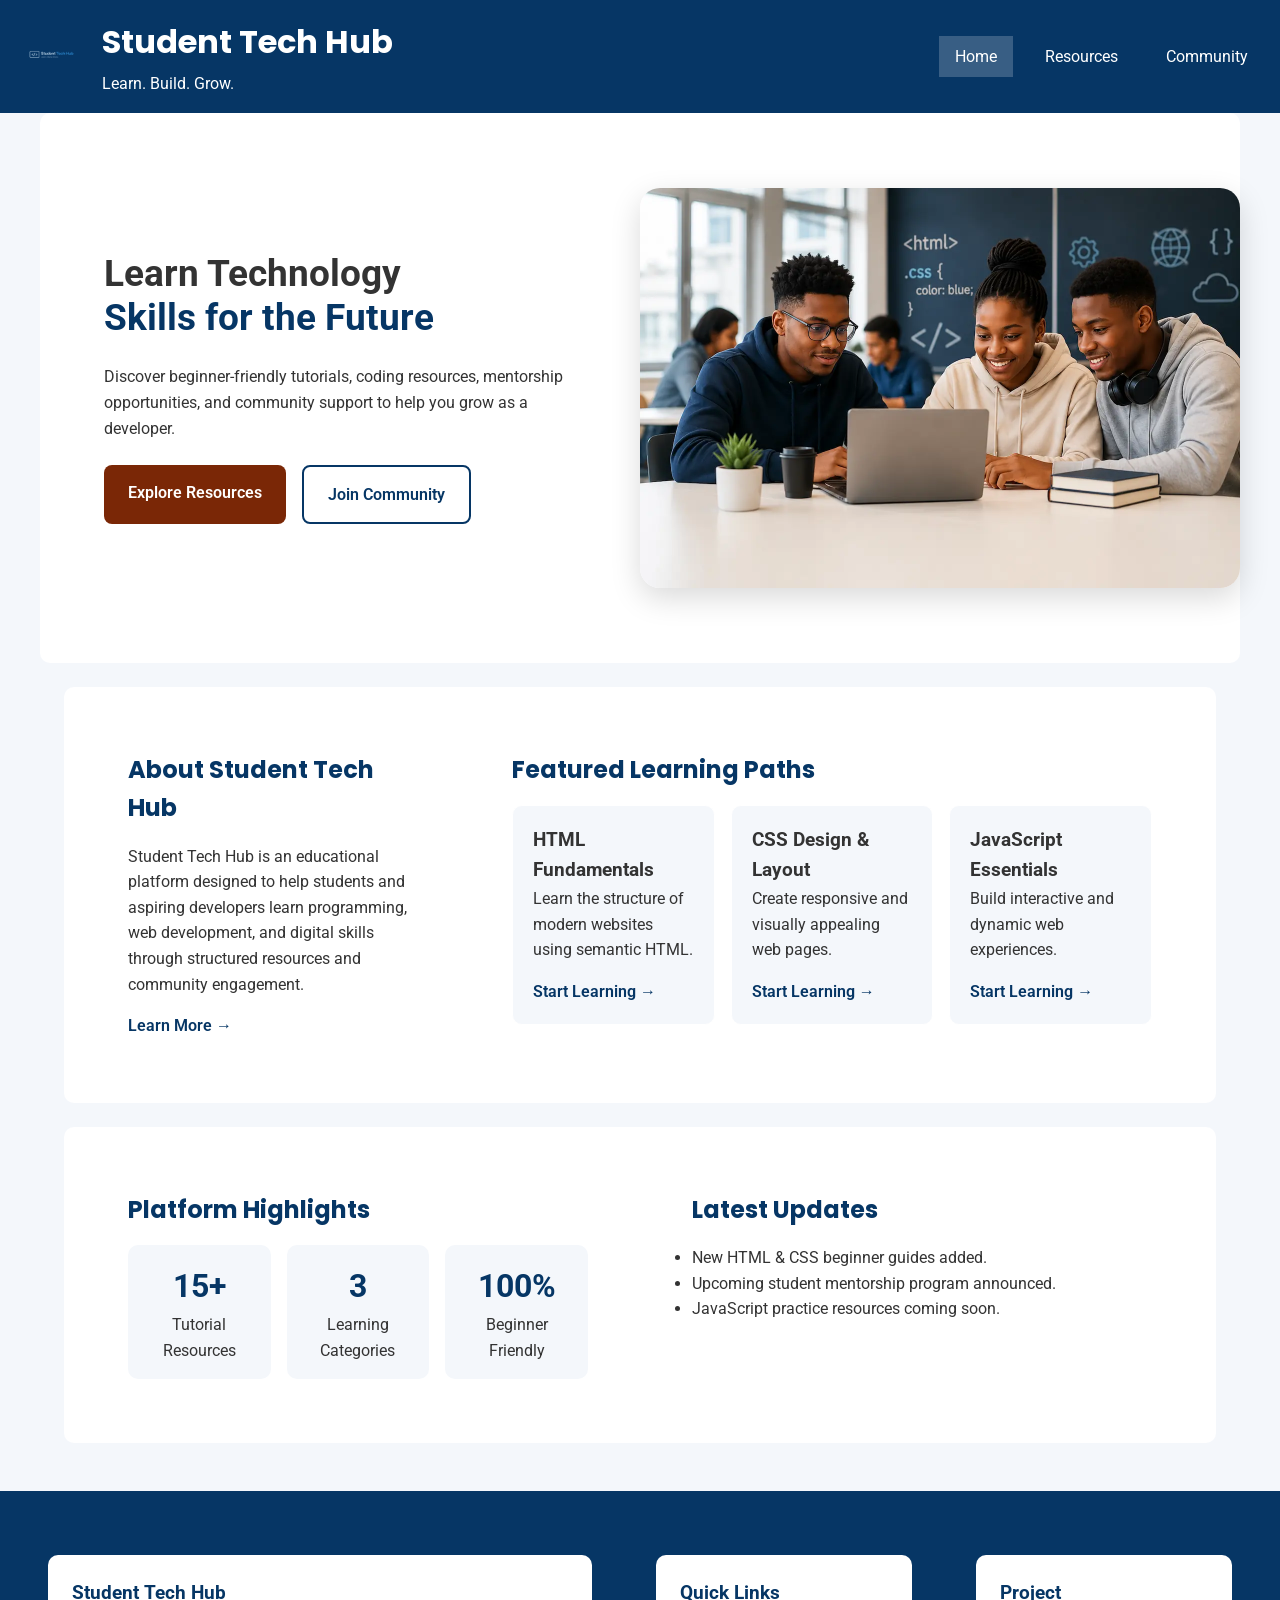
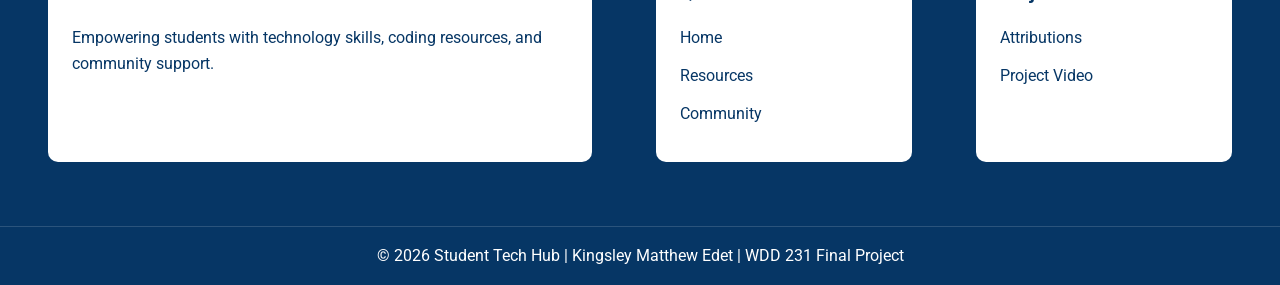
<file: finalproject/index.html>
<!DOCTYPE html>
<html lang="en-US">
<head>
    <meta charset="UTF-8">
    <meta name="viewport" content="width=device-width, initial-scale=1.0">

    <title>Student Tech Hub | Learn Coding & Digital Skills</title>

    <meta name="description"
        content="Student Tech Hub helps beginners learn web development, programming, and digital skills through tutorials, resources, mentorship, and community events.">

    <meta name="author" content="Kingsley Matthew Edet">

    <!-- Open Graph -->
    <meta property="og:title" content="Student Tech Hub">
    <meta property="og:description" content="Learn coding, web development, and digital skills.">
    <meta property="og:image" content="https://kingsleymatthew.github.io/wdd231/finalproject/images/hero.webp">
    <meta property="og:url" content="https://kingsleymatthew.github.io/wdd231/finalproject/index.html">
    <meta property="og:type" content="website">

    <link rel="icon" href="images/favicon.ico">

    <link rel="preconnect" href="https://fonts.googleapis.com">
    <link rel="preconnect" href="https://fonts.gstatic.com" crossorigin>

    <link href="https://fonts.googleapis.com/css2?family=Poppins:wght@400;600;700&family=Roboto:wght@400;500&display=swap" rel="stylesheet">

    <link rel="stylesheet" href="styles/base.css">
    <link rel="stylesheet" href="styles/larger.css">

    <script type="module" src="scripts/main.js"></script>
    <script type="module" src="scripts/navigation.js"></script>
</head>

<body>

<header>
    <div class="logo-wrapper">
        <img 
            src="images/logo.webp" 
            alt="Student Tech Hub Logo"
            width="70"
            height="70"
            fetchpriority="high"
        >

        <div class="site-branding">
            <h2>Student Tech Hub</h2>
            <p>Learn. Build. Grow.</p>
        </div>
    </div>

    <button id="menu" aria-label="Navigation Menu">&#9776;</button>

    <nav>
        <ul class="navigation">
            <li><a href="index.html" class="active">Home</a></li>
            <li><a href="resources.html">Resources</a></li>
            <li><a href="community.html">Community</a></li>
        </ul>
    </nav>
</header>

<main>

    <section class="hero">

        <div class="hero-text">

            <h1>Learn Technology <span>Skills for the Future</span></h1>

            <p>
                Discover beginner-friendly tutorials, coding resources,
                mentorship opportunities, and community support to help
                you grow as a developer.
            </p>

            <div class="hero-buttons">
                <a href="resources.html" class="primary-btn">
                    Explore Resources
                </a>

                <a href="community.html" class="secondary-btn">
                    Join Community
                </a>
            </div>

        </div>

        <div class="hero-image">
            <img
                src="images/hero.webp"
                alt="Students learning programming and web development"
                width="700"
                height="500"
            >
        </div>

    </section>

    <section class="home-grid">

        <section class="about">
            <h2>About Student Tech Hub</h2>

            <p>
                Student Tech Hub is an educational platform designed to
                help students and aspiring developers learn programming,
                web development, and digital skills through structured
                resources and community engagement.
            </p>

            <a href="community.html" class="learn-more">
                Learn More →
            </a>
        </section>

        <section class="featured">

            <h2>Featured Learning Paths</h2>

            <div class="cards">

                <article class="card">
                    <h3>HTML Fundamentals</h3>

                    <p>
                        Learn the structure of modern websites using
                        semantic HTML.
                    </p>

                    <a href="resources.html">Start Learning →</a>
                </article>

                <article class="card">
                    <h3>CSS Design & Layout</h3>

                    <p>
                        Create responsive and visually appealing
                        web pages.
                    </p>

                    <a href="resources.html">Start Learning →</a>
                </article>

                <article class="card">
                    <h3>JavaScript Essentials</h3>

                    <p>
                        Build interactive and dynamic web experiences.
                    </p>

                    <a href="resources.html">Start Learning →</a>
                </article>

            </div>

        </section>

    </section>

    <section class="bottom-grid">

        <section class="stats">

            <h2>Platform Highlights</h2>

            <div class="stats-grid">

                <article class="stat">
                    <span id="tutorial-count">15+</span>
                    <p>Tutorial Resources</p>
                </article>

                <article class="stat">
                    <span>3</span>
                    <p>Learning Categories</p>
                </article>

                <article class="stat">
                    <span>100%</span>
                    <p>Beginner Friendly</p>
                </article>

            </div>

        </section>

        <section class="updates">

            <h2>Latest Updates</h2>

            <ul>
                <li>New HTML & CSS beginner guides added.</li>
                <li>Upcoming student mentorship program announced.</li>
                <li>JavaScript practice resources coming soon.</li>
            </ul>

        </section>

    </section>

</main>

<footer>

    <div class="footer-grid">

        <section class="footer-brand">
            <h3>Student Tech Hub</h3>
            <p>
                Empowering students with technology skills,
                coding resources, and community support.
            </p>
        </section>

        <section class="footer-links">
            <h3>Quick Links</h3>

            <ul>
                <li><a href="index.html">Home</a></li>
                <li><a href="resources.html">Resources</a></li>
                <li><a href="community.html">Community</a></li>
            </ul>
        </section>

        <section class="footer-project">
            <h3>Project</h3>

            <ul>
                <li><a href="attributions.html">Attributions</a></li>
                <li><a href="https://www.loom.com/share/fb4ca7c939fd41b496267d3e82701b9a">Project Video</a></li>
            </ul>
        </section>

    </div>

    <div class="footer-bottom">
        <p>
            © <span id="year"></span> Student Tech Hub |
            Kingsley Matthew Edet |
            WDD 231 Final Project
        </p>
    </div>

</footer>
</body>
</html>
</file>
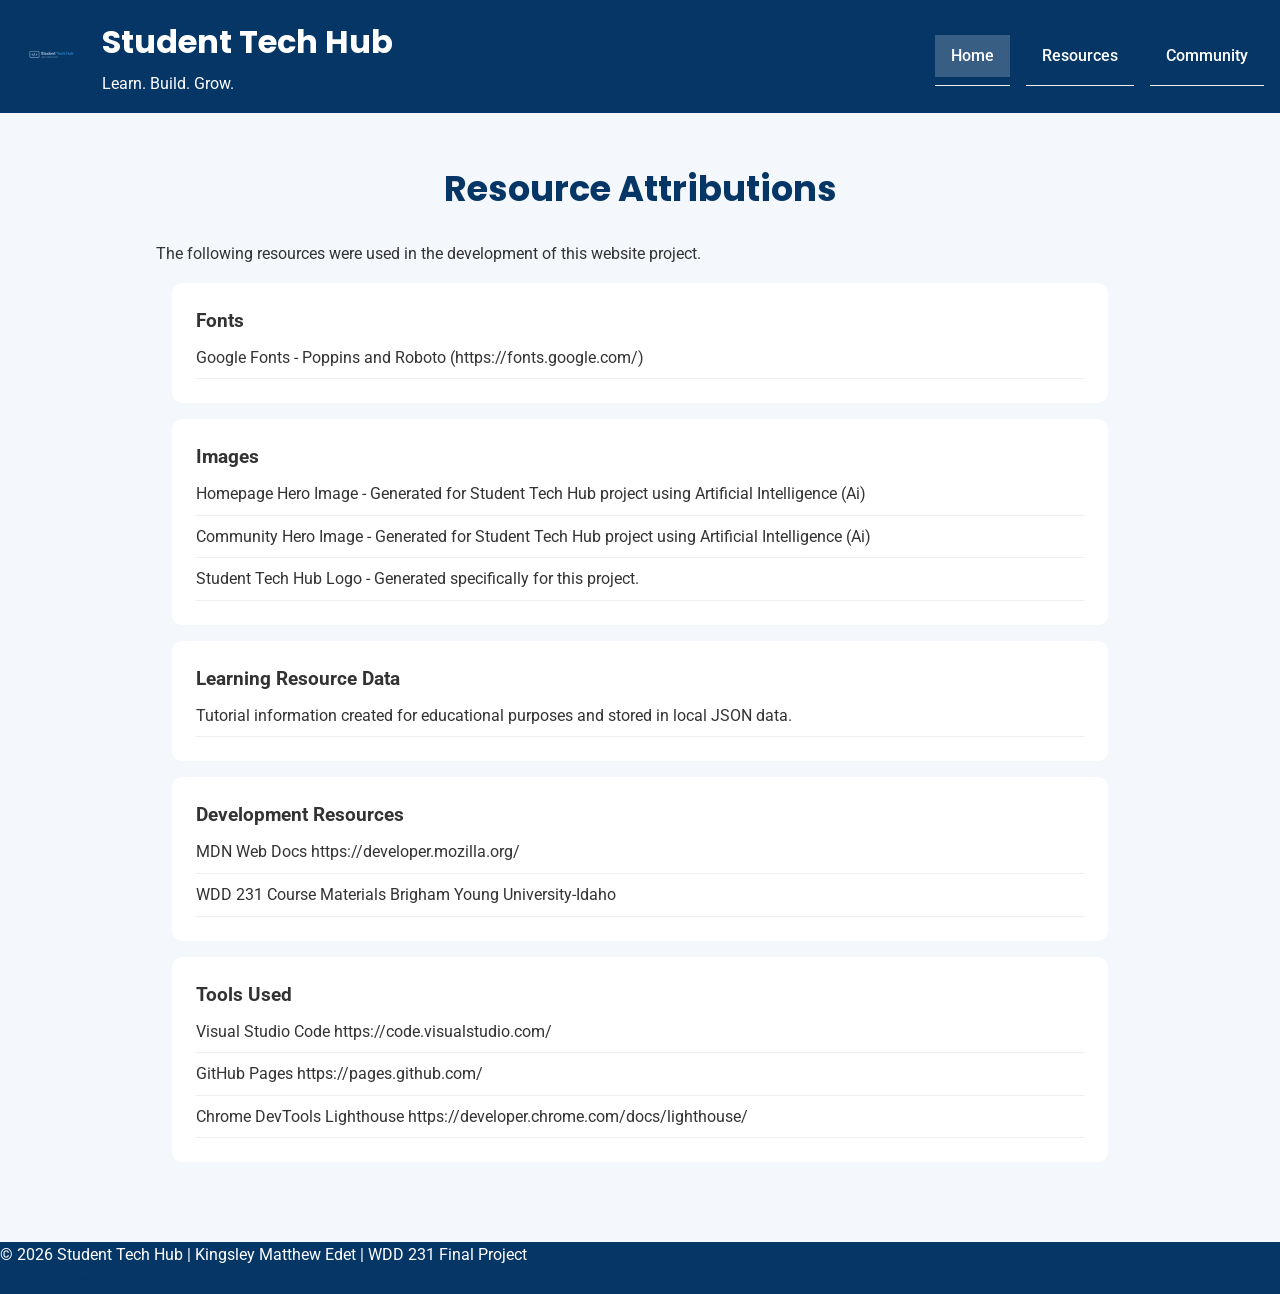
<file: finalproject/attributions.html>
<!DOCTYPE html>
<html lang="en-US">
<head>
    <meta charset="UTF-8">
    <meta name="viewport" content="width=device-width, initial-scale=1.0">

    <title>Attributions | Student Tech Hub</title>

    <!-- Open Graph -->
    <meta property="og:title" content="Student Tech Hub Attributions Page - Learning Resources Credits">
    <meta property="og:description" content="View the attributions and references used in Student Tech Hub, including images, tutorials, and learning resources used to build this educational platform.">
    <meta property="og:image" content="https://kingsleymatthew.github.io/wdd231/finalproject/images/hero.webp">
    <meta property="og:url" content="https://kingsleymatthew.github.io/wdd231/finalproject/attributions.html">
    <meta property="og:type" content="website">

    <meta name="author" content="Kingsley Matthew Edet">
    <meta name="description" content="Student Tech Hub helps beginners learn web development, programming, and digital skills through tutorials, resources, mentorship, and community events.">

    <link rel="icon" href="images/favicon.ico">

    <link rel="preconnect" href="https://fonts.googleapis.com">
    <link rel="preconnect" href="https://fonts.gstatic.com" crossorigin>

    <link href="https://fonts.googleapis.com/css2?family=Poppins:wght@400;600;700&family=Roboto:wght@400;500&display=swap" rel="stylesheet">

    <link rel="stylesheet" href="styles/base.css">
    <link rel="stylesheet" href="styles/larger.css">
    <link rel="stylesheet" href="styles/attributions.css">

    <script type="module" src="scripts/main.js"></script>
</head>

<body>

<header>
    <div class="logo-wrapper">
        <img 
            src="images/logo.webp" 
            alt="Student Tech Hub Logo"
            width="70"
            height="70"
            fetchpriority="high"
        >

        <div class="site-branding">
            <h2>Student Tech Hub</h2>
            <p>Learn. Build. Grow.</p>
        </div>
    </div>

    <button id="menu" aria-label="Navigation Menu">&#9776;</button>

    <nav>
        <ul class="navigation">
            <li><a href="index.html" class="active">Home</a></li>
            <li><a href="resources.html">Resources</a></li>
            <li><a href="community.html">Community</a></li>
        </ul>
    </nav>
</header>

<main>

    <h1>Resource Attributions</h1>

    <p>
        The following resources were used in the development
        of this website project.
    </p>

    <section>

        <h3>Fonts</h3>

        <ul>
            <li>
                Google Fonts -
                Poppins and Roboto
                (https://fonts.google.com/)
            </li>
        </ul>

    </section>

    <section>

        <h3>Images</h3>

        <ul>

            <li>
                Homepage Hero Image -
                Generated for Student Tech Hub project using Artificial Intelligence (Ai)
            </li>

            <li>
                Community Hero Image -
                Generated for Student Tech Hub project using Artificial Intelligence (Ai)
            </li>

            <li>
                Student Tech Hub Logo -
                Generated specifically for this project.
            </li>

        </ul>

    </section>

    <section>

        <h3>Learning Resource Data</h3>

        <ul>

            <li>
                Tutorial information created for educational
                purposes and stored in local JSON data.
            </li>

        </ul>

    </section>

    <section>

        <h3>Development Resources</h3>

        <ul>

            <li>
                MDN Web Docs
                https://developer.mozilla.org/
            </li>

            <li>
                WDD 231 Course Materials
                Brigham Young University-Idaho
            </li>

        </ul>

    </section>

    <section>

        <h3>Tools Used</h3>

        <ul>

            <li>
                Visual Studio Code
                https://code.visualstudio.com/
            </li>

            <li>
                GitHub Pages
                https://pages.github.com/
            </li>

            <li>
                Chrome DevTools Lighthouse
                https://developer.chrome.com/docs/lighthouse/
            </li>

        </ul>

    </section>

</main>

<footer>

    <p>
        © <span id="year"></span>
        Student Tech Hub |
        Kingsley Matthew Edet |
        WDD 231 Final Project
    </p>

    <p>
        <a href="index.html">Return to Home</a>
    </p>

</footer>

</body>
</html>
</file>
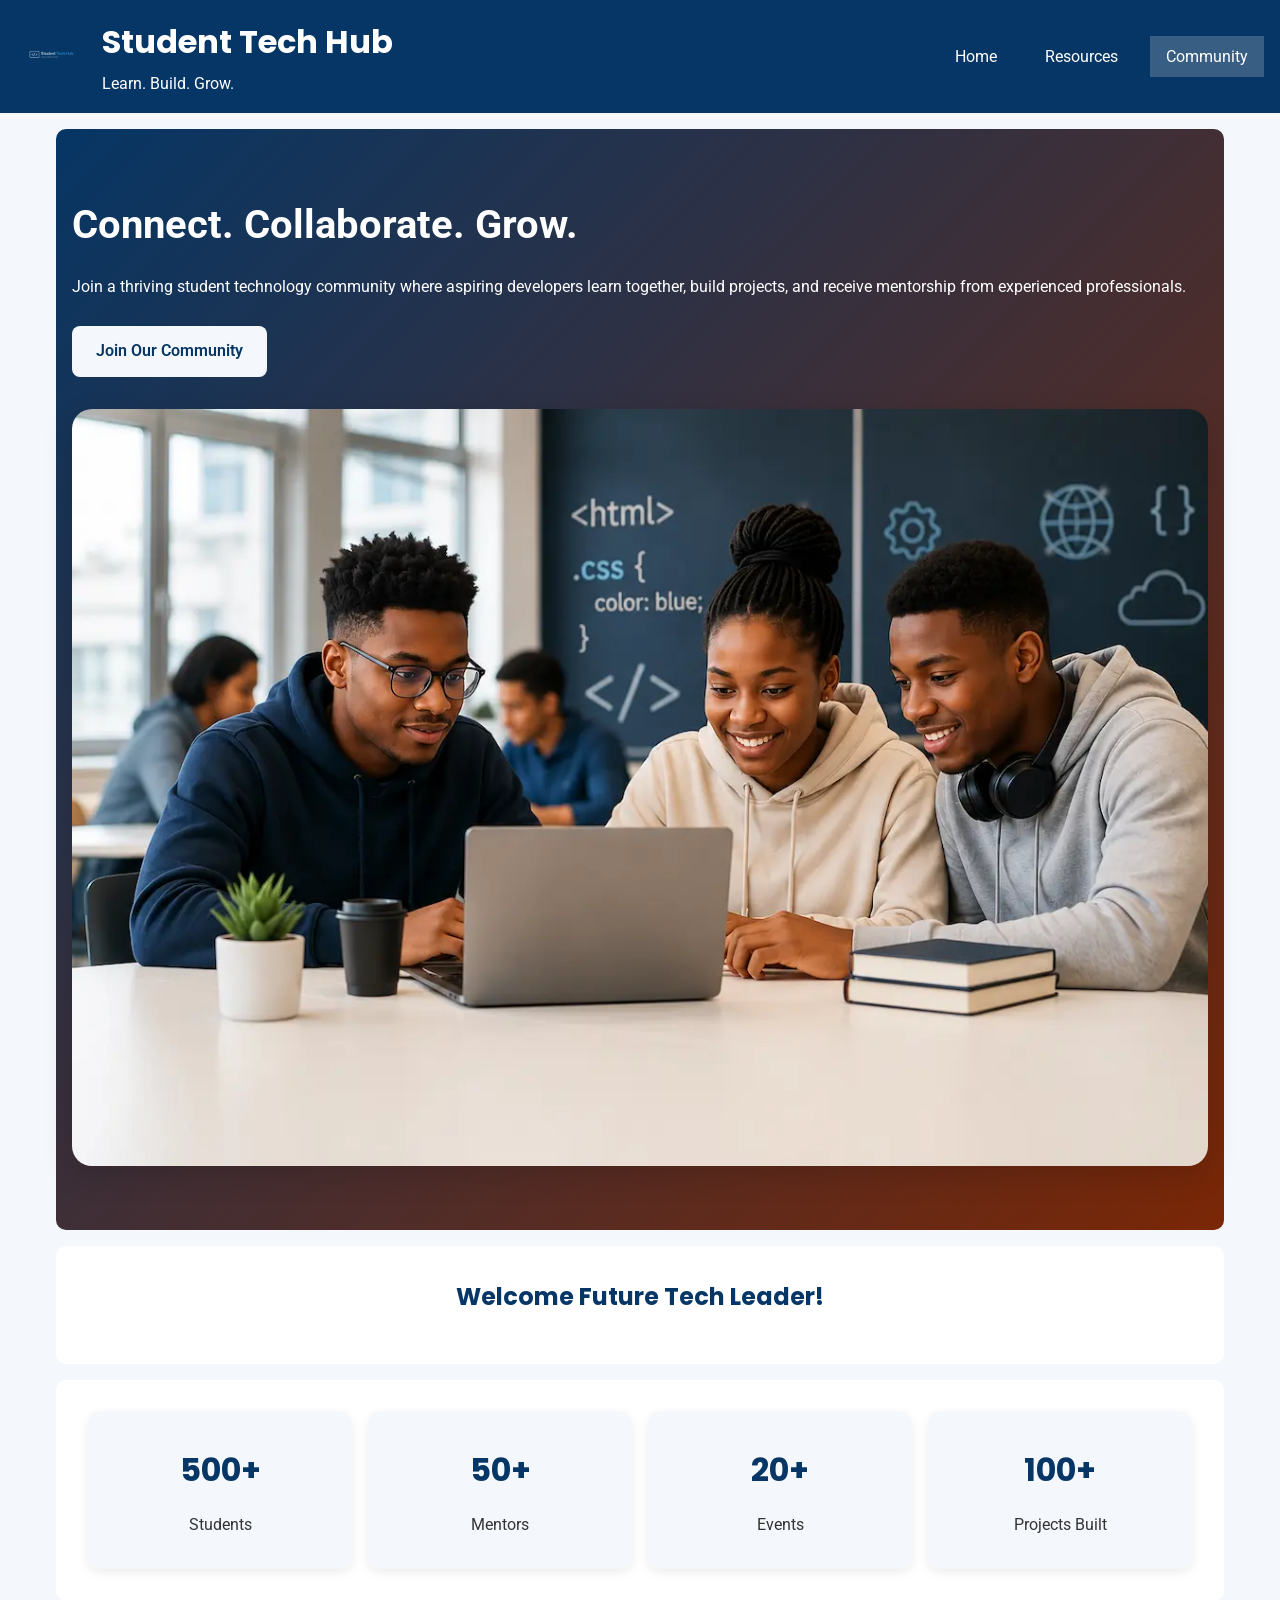
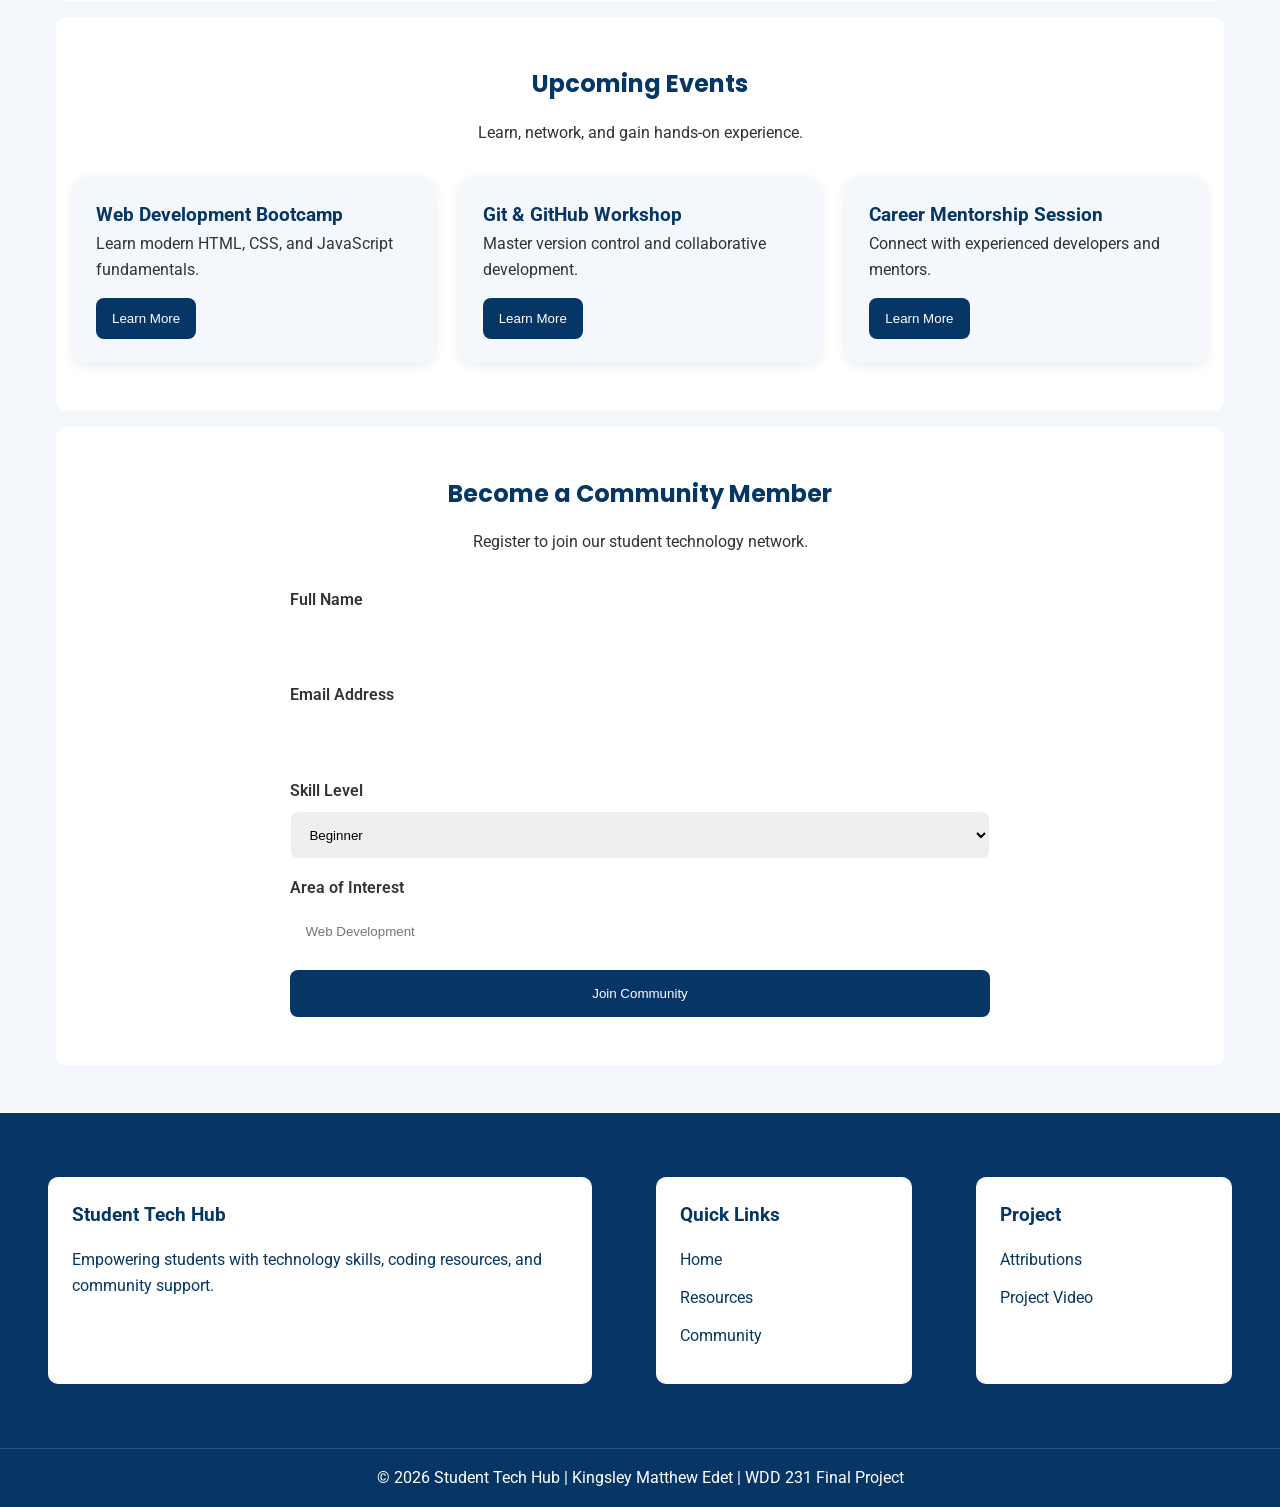
<file: finalproject/community.html>
<!DOCTYPE html>
<html lang="en-US">
<head>
    <meta charset="UTF-8">
    <meta name="viewport" content="width=device-width, initial-scale=1.0">

    <title>Community & Contact | Student Tech Hub</title>

    <meta name="description"
        content="Join the Student Tech Hub community, connect with mentors, attend events, and grow your technology skills.">

    <meta name="author" content="Kingsley Matthew Edet">

    <!-- Open Graph -->
    <meta property="og:title" content="Student Tech Hub">
    <meta property="og:description" content="Learn coding, web development, and digital skills.">
    <meta property="og:image" content="https://kingsleymatthew.github.io/wdd231/finalproject/images/hero.webp">
    <meta property="og:url" content="https://kingsleymatthew.github.io/wdd231/finalproject/community.html">
    <meta property="og:type" content="website">

    <!-- FAVICON -->
    <link rel="icon" href="images/favicon.ico">

    <!-- Google Fonts -->
    <link rel="preconnect" href="https://fonts.googleapis.com">
    <link rel="preconnect" href="https://fonts.gstatic.com" crossorigin>

    <link href="https://fonts.googleapis.com/css2?family=Poppins:wght@400;600;700&family=Roboto:wght@400;500&display=swap" rel="stylesheet">
    
    <!-- CSS -->
    <link rel="stylesheet" href="styles/base.css">
    <link rel="stylesheet" href="styles/larger.css">
    <link rel="stylesheet" href="styles/community.css">

    <!-- Scripts -->
    <script type="module" src="scripts/community.js"></script>
    <script type="module" src="scripts/main.js"></script>
    <script type="module" src="scripts/navigation.js"></script>
</head>

<body>

<header>
    <div class="logo-wrapper">
        <img 
            src="images/logo.webp" 
            alt="Student Tech Hub Logo"
            width="70"
            height="70"
            fetchpriority="high"
        >

        <div class="site-branding">
            <h2>Student Tech Hub</h2>
            <p>Learn. Build. Grow.</p>
        </div>
    </div>

    <button id="menu" aria-label="Navigation Menu">&#9776;</button>

    <nav>
        <ul class="navigation">
            <li><a href="index.html">Home</a></li>
            <li><a href="resources.html">Resources</a></li>
            <li><a href="community.html" class="active">Community</a></li>
        </ul>
    </nav>
</header>

<main>

    <section class="community-hero">

        <div class="hero-content">

            <h1>Connect. Collaborate. Grow.</h1>

            <p>
                Join a thriving student technology community where
                aspiring developers learn together, build projects,
                and receive mentorship from experienced professionals.
            </p>

            <a href="#membership-form" class="join-primary-btn">
                Join Our Community
            </a>

        </div>

        <div class="hero-image">
            <img
                src="images/hero.webp"
                alt="Students collaborating on technology projects"
                loading="lazy">
        </div>

    </section>

    <section class="welcome-section">

        <h2 id="welcomeMessage">
            Welcome Future Tech Leader!
        </h2>

    </section>

    <section class="stats-section">
        <h2 class="visually-hidden">Community Statistics</h2>

        <article class="stat-card">
            <h2>500+</h2>
            <p>Students</p>
        </article>

        <article class="stat-card">
            <h2>50+</h2>
            <p>Mentors</p>
        </article>

        <article class="stat-card">
            <h2>20+</h2>
            <p>Events</p>
        </article>

        <article class="stat-card">
            <h2>100+</h2>
            <p>Projects Built</p>
        </article>

    </section>

    <section class="events-section">

        <div class="section-heading">
            <h2>Upcoming Events</h2>
            <p>Learn, network, and gain hands-on experience.</p>
        </div>

        <div class="event-grid">

            <article class="event-card">

                <h3>Web Development Bootcamp</h3>

                <p>
                    Learn modern HTML, CSS, and JavaScript fundamentals.
                </p>

                <button
                    class="event-secondary-btn"
                    data-title="Web Development Bootcamp"
                    data-description="A beginner-friendly workshop focused on HTML, CSS, and JavaScript.">
                    Learn More
                </button>

            </article>

            <article class="event-card">

                <h3>Git & GitHub Workshop</h3>

                <p>
                    Master version control and collaborative development.
                </p>

                <button
                    class="event-secondary-btn"
                    data-title="Git & GitHub Workshop"
                    data-description="Learn branching, commits, pull requests, and team collaboration.">
                    Learn More
                </button>

            </article>

            <article class="event-card">

                <h3>Career Mentorship Session</h3>

                <p>
                    Connect with experienced developers and mentors.
                </p>

                <button
                    class="event-secondary-btn"
                    data-title="Career Mentorship Session"
                    data-description="Get career advice, portfolio feedback, and industry insights.">
                    Learn More
                </button>

            </article>

        </div>

    </section>

    <section class="membership-section" id="membership-form">

        <div class="section-heading">
            <h2>Become a Community Member</h2>
            <p>
                Register to join our student technology network.
            </p>
        </div>

        <form
            class="membership-form"
            action="thankyou.html"
            method="get">

            <label>
                Full Name
                <input
                    type="text"
                    name="fullname"
                    id="fullname"
                    autocomplete="name"
                    required>
            </label>

            <label>
                Email Address
                <input
                    type="email"
                    name="email"
                    autocomplete="email"
                    required>
            </label>

            <label>
                Skill Level
                <select name="level" autocomplete="off">

                    <option value="Beginner">Beginner</option>

                    <option value="Intermediate">
                        Intermediate
                    </option>

                    <option value="Advanced">
                        Advanced
                    </option>

                </select>
            </label>

            <label>
                Area of Interest
                <input
                    type="text"
                    name="interest"
                    placeholder="Web Development"
                    autocomplete="organization-title"
                >
            </label>

            <button type="submit">
                Join Community
            </button>

        </form>

    </section>

</main>

<dialog id="eventModal">

    <div id="modalContent"></div>

    <button id="closeModal">
        Close
    </button>

</dialog>

<footer>

    <div class="footer-grid">

        <section class="footer-brand">
            <h3>Student Tech Hub</h3>
            <p>
                Empowering students with technology skills,
                coding resources, and community support.
            </p>
        </section>

        <section class="footer-links">
            <h3>Quick Links</h3>

            <ul>
                <li><a href="index.html">Home</a></li>
                <li><a href="resources.html">Resources</a></li>
                <li><a href="community.html">Community</a></li>
            </ul>
        </section>

        <section class="footer-project">
            <h3>Project</h3>

            <ul>
                <li><a href="attributions.html">Attributions</a></li>
                <li><a href="https://www.loom.com/share/fb4ca7c939fd41b496267d3e82701b9a">Project Video</a></li>
            </ul>
        </section>

    </div>

    <div class="footer-bottom">
        <p>
            © <span id="year"></span> Student Tech Hub |
            Kingsley Matthew Edet |
            WDD 231 Final Project
        </p>
    </div>

</footer>
</body>
</html>
</file>
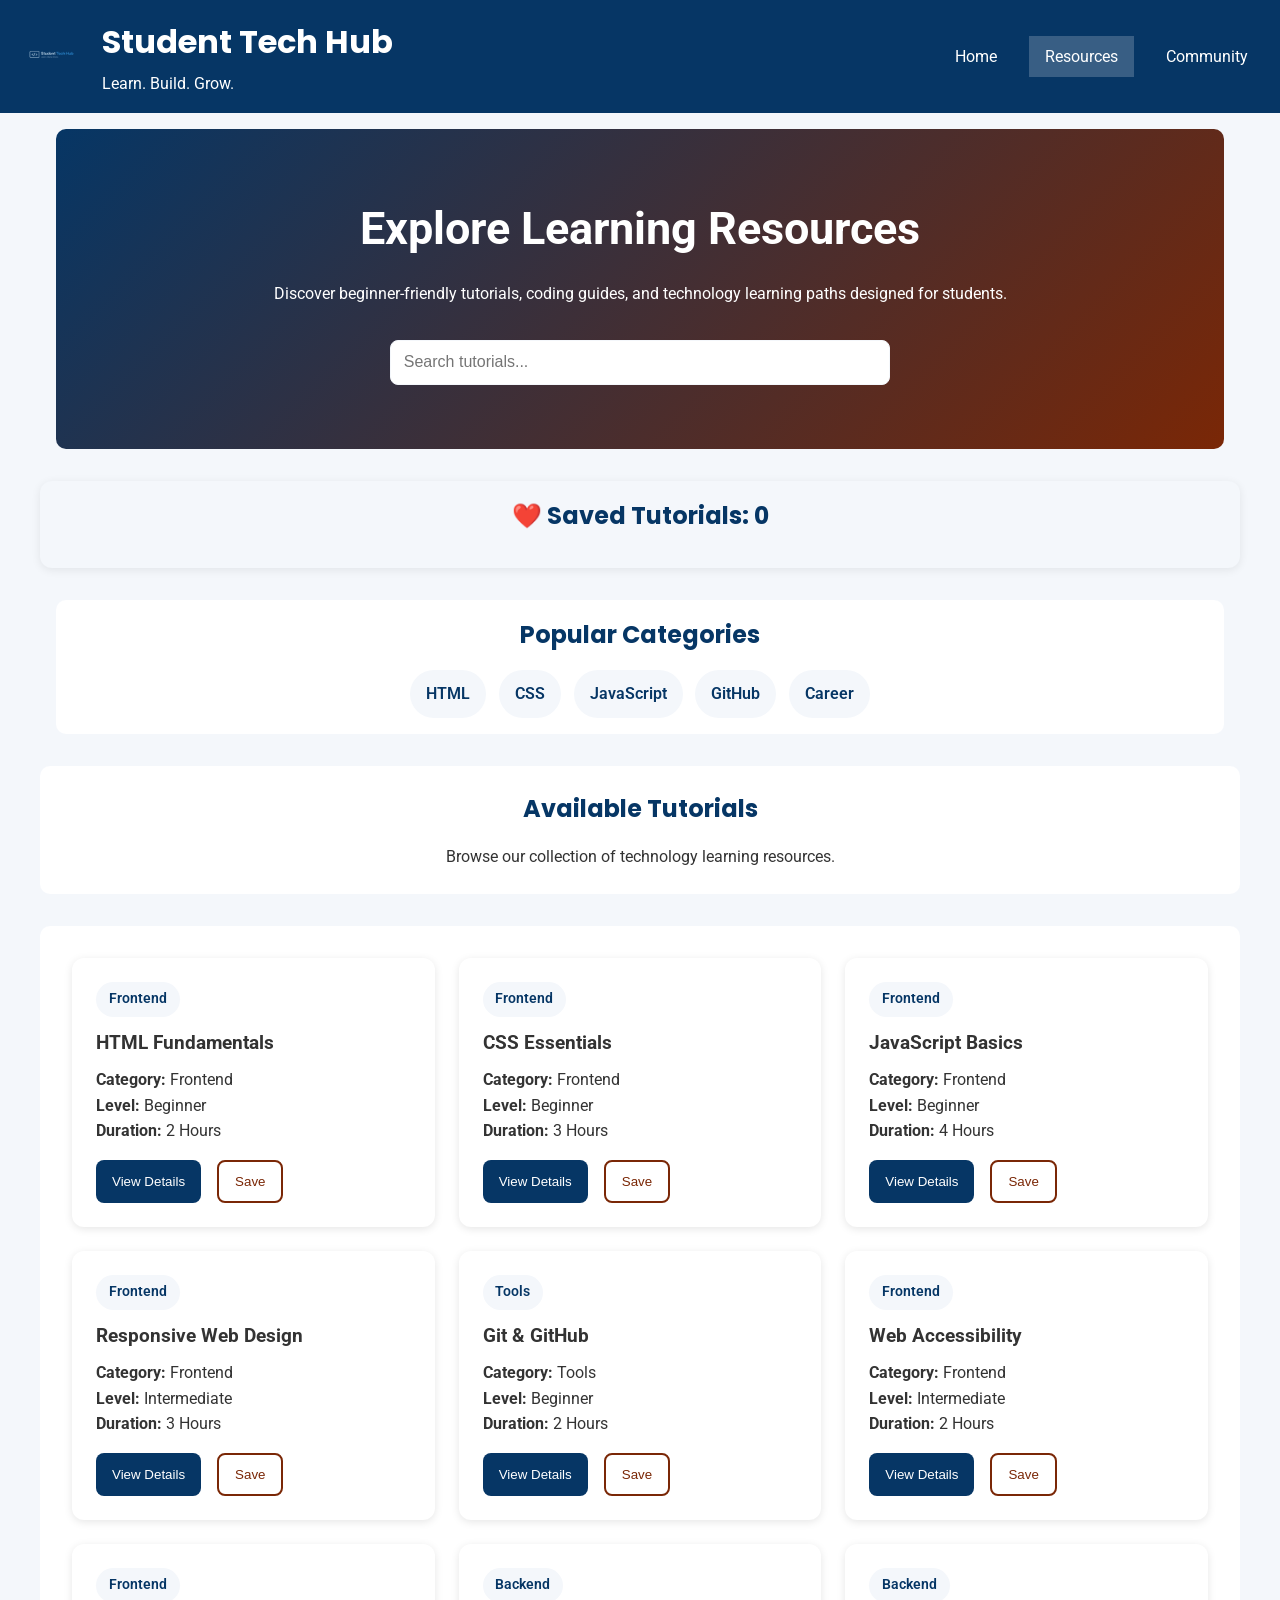
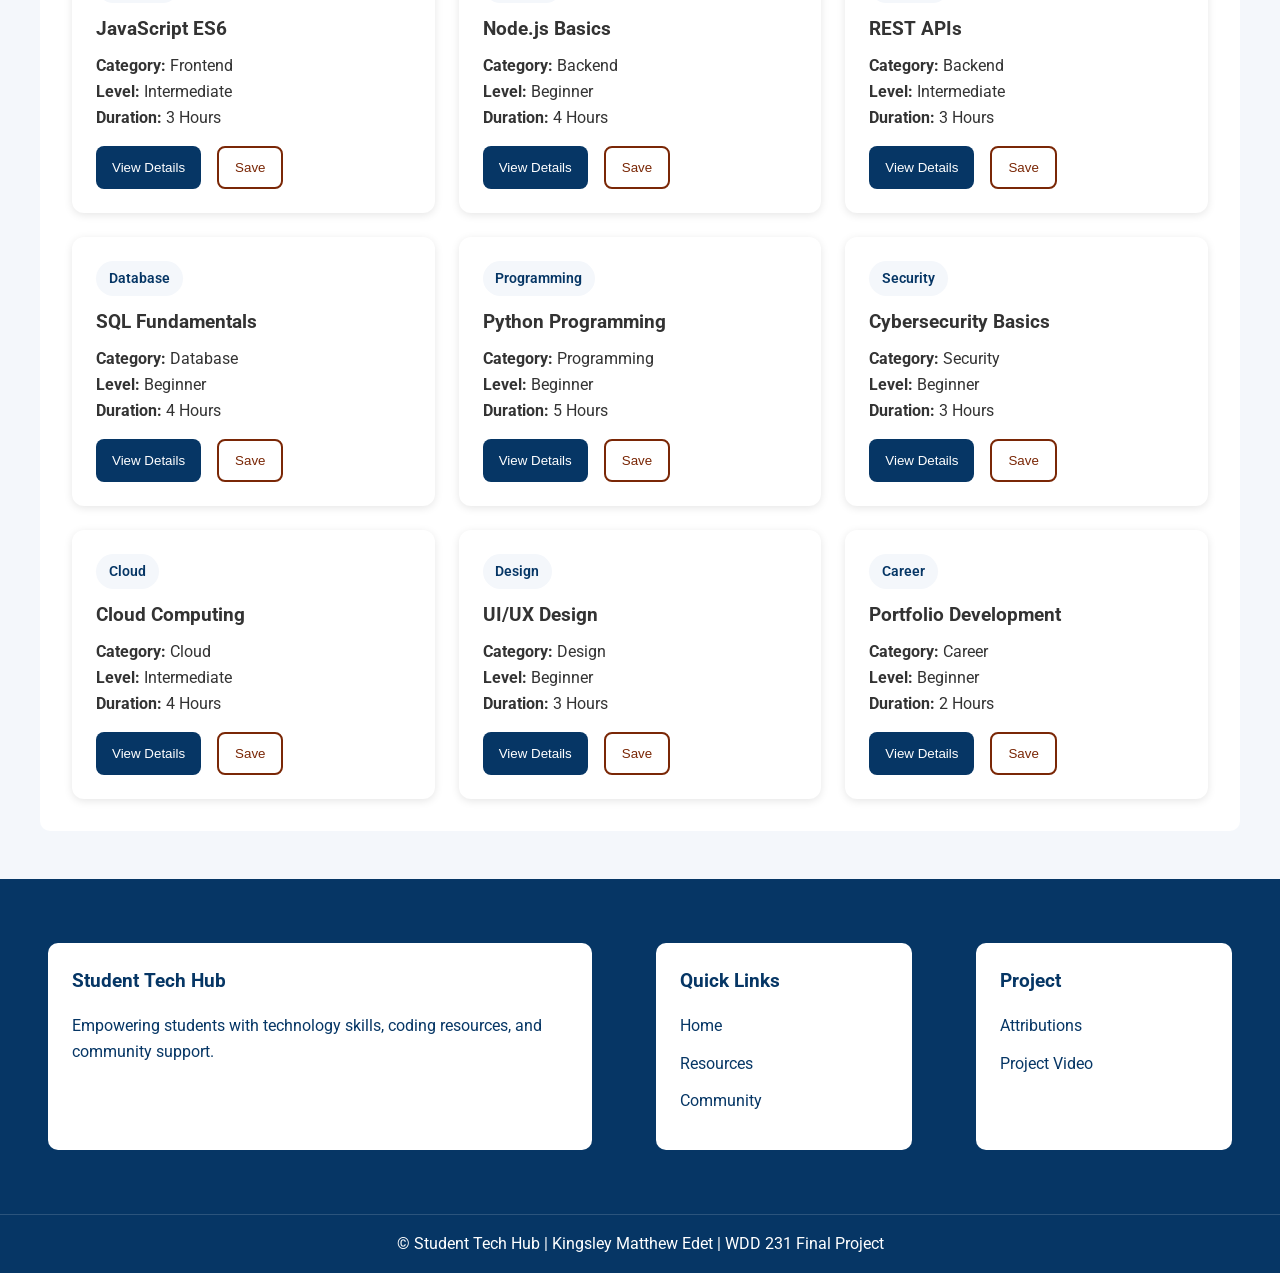
<file: finalproject/resources.html>
<!DOCTYPE html>
<html lang="en-US">
<head>
    <meta charset="UTF-8">
    <meta name="viewport" content="width=device-width, initial-scale=1.0">

    <title>Learning Resources | Student Tech Hub</title>

    <meta name="description"
        content="Explore programming tutorials and technology learning resources.">

    <meta name="author" content="Kingsley Matthew Edet">

    <!-- Open Graph -->
    <meta property="og:title" content="Student Tech Hub">
    <meta property="og:description" content="Learn coding, web development, and digital skills.">
    <meta property="og:image" content="https://kingsleymatthew.github.io/wdd231/finalproject/images/hero.webp">
    <meta property="og:url" content="https://kingsleymatthew.github.io/wdd231/finalproject/resources.html">
    <meta property="og:type" content="website">

    <link rel="icon" href="images/favicon.ico">

    <link rel="preconnect" href="https://fonts.googleapis.com">
    <link rel="preconnect" href="https://fonts.gstatic.com" crossorigin>

    <link href="https://fonts.googleapis.com/css2?family=Poppins:wght@400;600;700&family=Roboto:wght@400;500&display=swap" rel="stylesheet">

    <link rel="stylesheet" href="styles/base.css">
    <link rel="stylesheet" href="styles/larger.css">
    <link rel="stylesheet" href="styles/resources.css">

    <script type="module" src="scripts/resources.js"></script>
    <script type="module" src="scripts/navigation.js"></script>
</head>

<body>

<header>
    <div class="logo-wrapper">
        <img 
            src="images/logo.webp" 
            alt="Student Tech Hub Logo"
            width="70"
            height="70"
            fetchpriority="high"
        >

        <div class="site-branding">
            <h2>Student Tech Hub</h2>
            <p>Learn. Build. Grow.</p>
        </div>
    </div>

    <button id="menu" aria-label="Navigation Menu">&#9776;</button>

    <nav>
        <ul class="navigation">
            <li><a href="index.html">Home</a></li>
            <li><a href="resources.html" class="active">Resources</a></li>
            <li><a href="community.html">Community</a></li>
        </ul>
    </nav>
</header>

<main>

    <section class="resources-hero">

        <div class="hero-content">

            <h1>Explore Learning Resources</h1>

            <p>
                Discover beginner-friendly tutorials, coding guides,
                and technology learning paths designed for students.
            </p>

            <input
                type="search"
                id="search"
                placeholder="Search tutorials..."
            >

        </div>

    </section>

    <section class="saved-bar">

        <h2>
            ❤️ Saved Tutorials:
            <span id="savedCount">0</span>
        </h2>

    </section>

    <section class="category-section">

        <h2>Popular Categories</h2>

        <div class="categories">

            <span class="category-tag">HTML</span>
            <span class="category-tag">CSS</span>
            <span class="category-tag">JavaScript</span>
            <span class="category-tag">GitHub</span>
            <span class="category-tag">Career</span>

        </div>

    </section>

    <section class="resources-heading">

        <h2>Available Tutorials</h2>

        <p>
            Browse our collection of technology learning resources.
        </p>

    </section>

    <section id="tutorials" class="tutorial-grid">
        <h2 class="visually-hidden">Tutorial List</h2>
    </section>

</main>

<dialog id="tutorialModal">

    <div id="modalContent"></div>

    <button id="closeModal">
        Close
    </button>

</dialog>


<footer>

    <div class="footer-grid">

        <section class="footer-brand">
            <h3>Student Tech Hub</h3>
            <p>
                Empowering students with technology skills,
                coding resources, and community support.
            </p>
        </section>

        <section class="footer-links">
            <h3>Quick Links</h3>

            <ul>
                <li><a href="index.html">Home</a></li>
                <li><a href="resources.html">Resources</a></li>
                <li><a href="community.html">Community</a></li>
            </ul>
        </section>

        <section class="footer-project">
            <h3>Project</h3>

            <ul>
                <li><a href="attributions.html">Attributions</a></li>
                <li><a href="https://www.loom.com/share/fb4ca7c939fd41b496267d3e82701b9a">Project Video</a></li>
            </ul>
        </section>

    </div>

    <div class="footer-bottom">
        <p>
            © <span id="year"></span> Student Tech Hub |
            Kingsley Matthew Edet |
            WDD 231 Final Project
        </p>
    </div>

</footer>
</body>
</html>
</file>
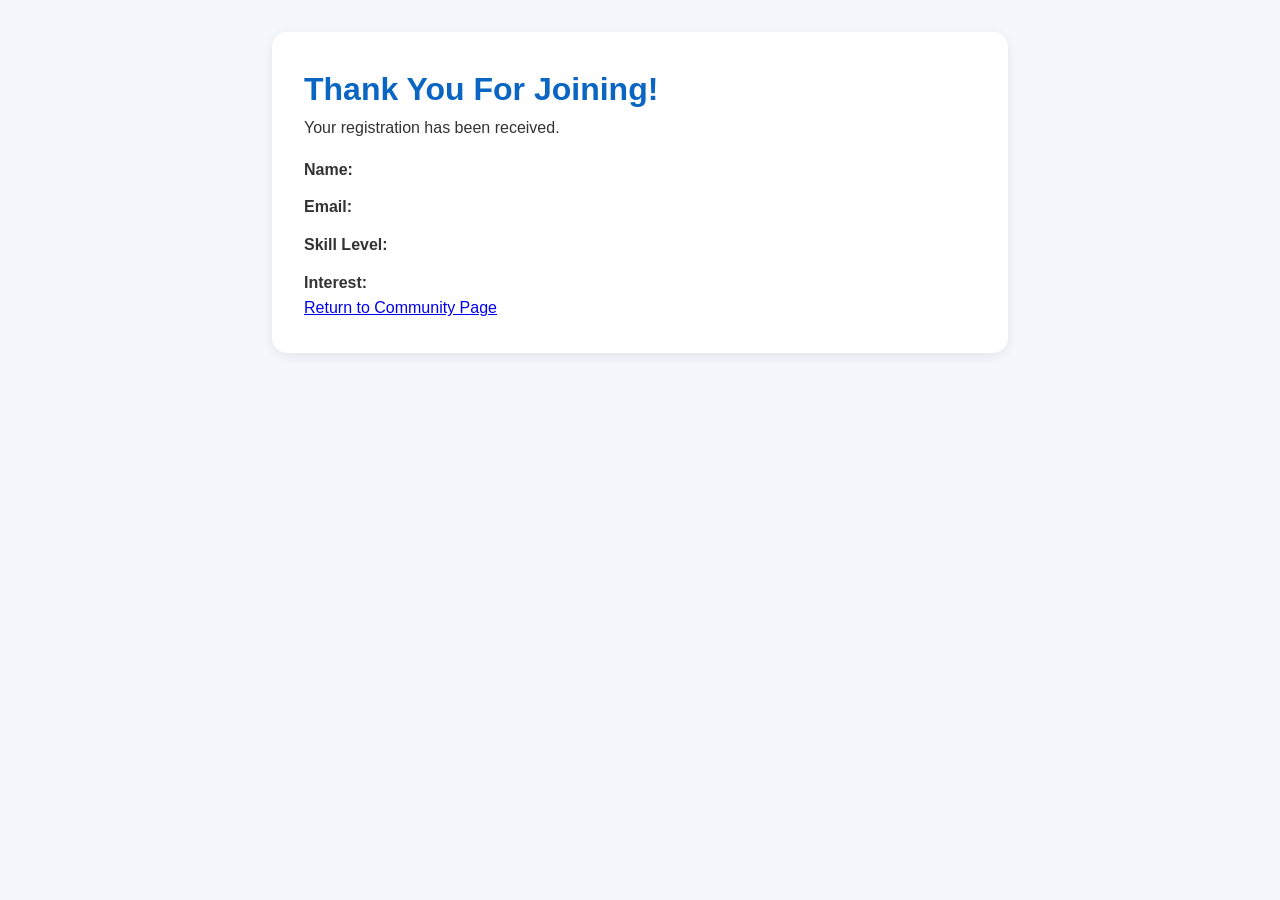
<file: finalproject/thankyou.html>
<!DOCTYPE html>
<html lang="en-US">
<head>

<meta charset="UTF-8">
<meta name="viewport"
content="width=device-width, initial-scale=1.0">

<title>Membership Confirmation | Student Tech Hub</title>

<link rel="stylesheet" href="styles/base.css">

<style>

main{
max-width:800px;
margin:auto;
padding:2rem;
}

.confirmation{
background:white;
padding:2rem;
border-radius:15px;
box-shadow:0 3px 12px rgba(0,0,0,.08);
}

.confirmation h1{
color:#0a66c2;
}

.details{
margin-top:1rem;
display:grid;
gap:.75rem;
}

</style>

</head>

<body>

<main>

<div class="confirmation">

<h1>
Thank You For Joining!
</h1>

<p>
Your registration has been received.
</p>

<div class="details">

<p><strong>Name:</strong>
<span id="name"></span></p>

<p><strong>Email:</strong>
<span id="email"></span></p>

<p><strong>Skill Level:</strong>
<span id="level"></span></p>

<p><strong>Interest:</strong>
<span id="interest"></span></p>

</div>

<p>
<a href="community.html">
Return to Community Page
</a>
</p>

</div>

</main>

<script>

const params =
new URLSearchParams(
window.location.search
);

document.querySelector("#name")
.textContent =
params.get("fullname");

document.querySelector("#email")
.textContent =
params.get("email");

document.querySelector("#level")
.textContent =
params.get("level");

document.querySelector("#interest")
.textContent =
params.get("interest");

</script>

</body>
</html>
</file>
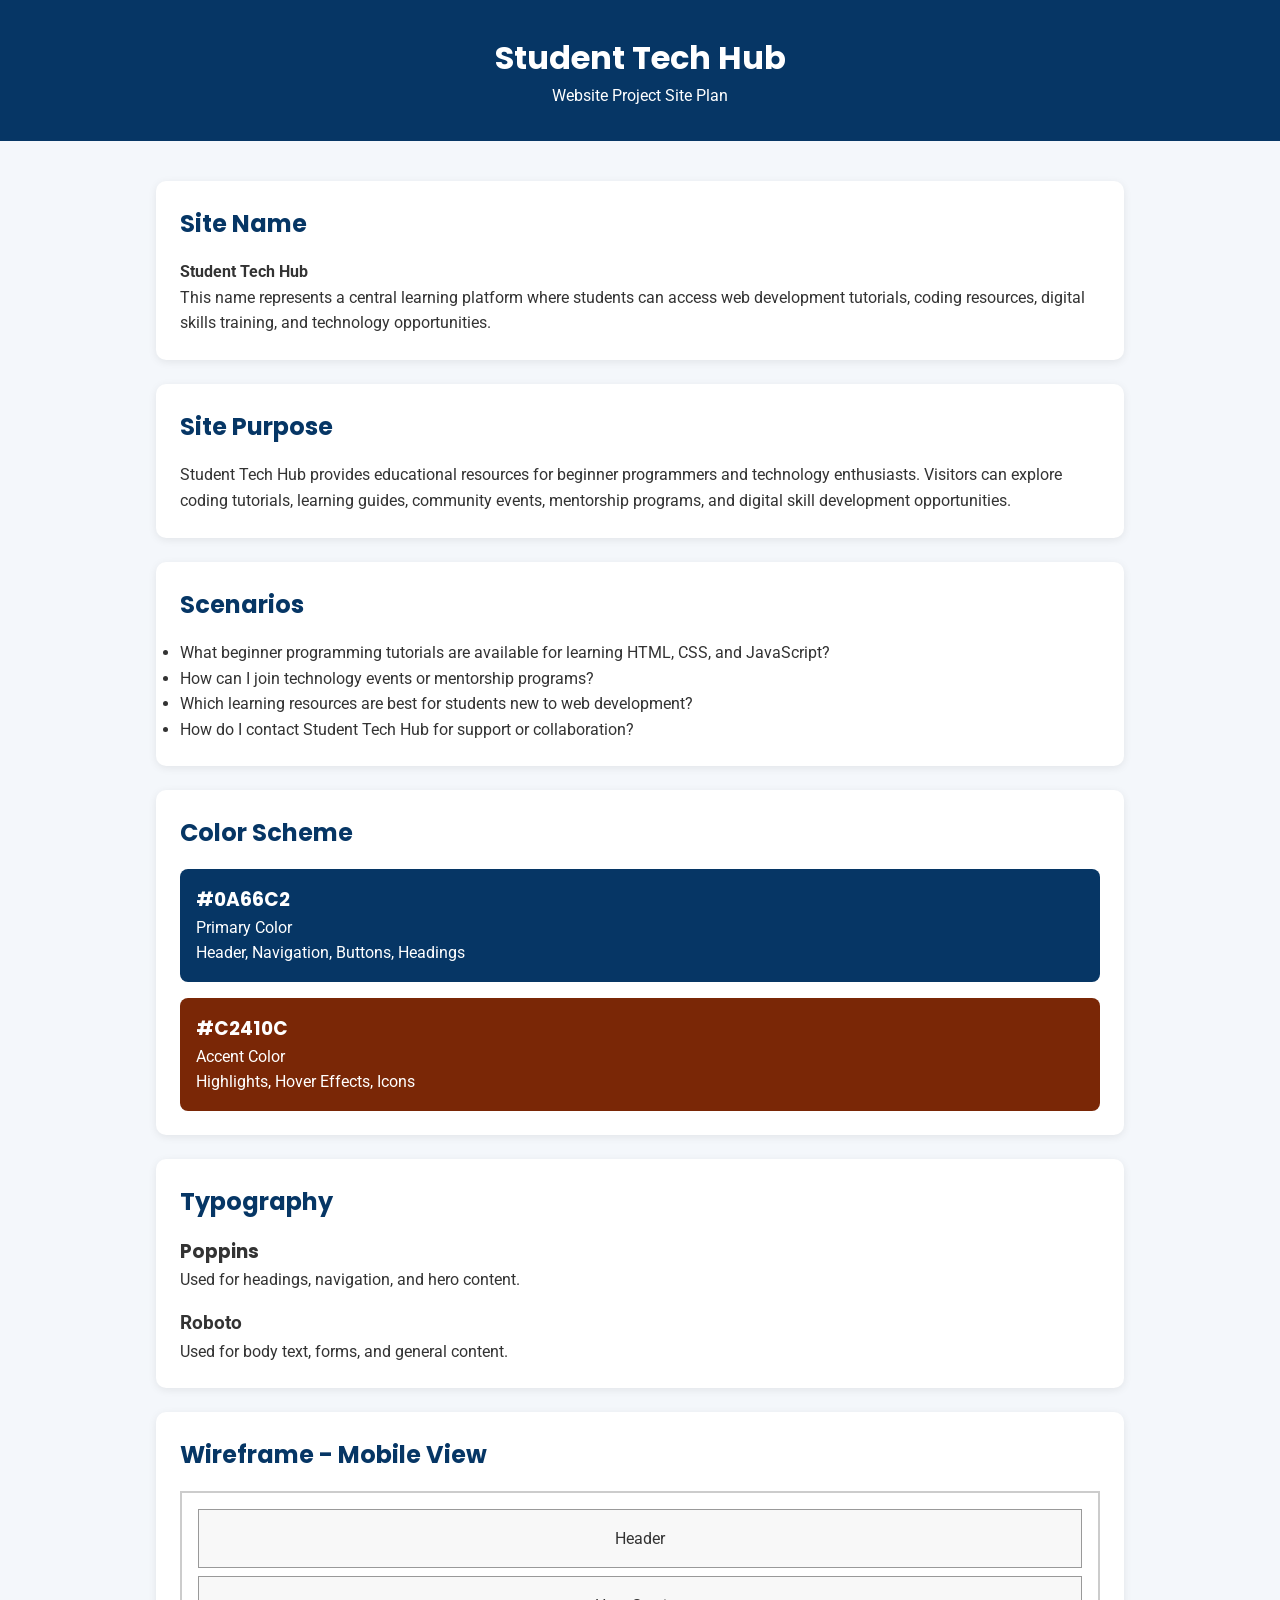
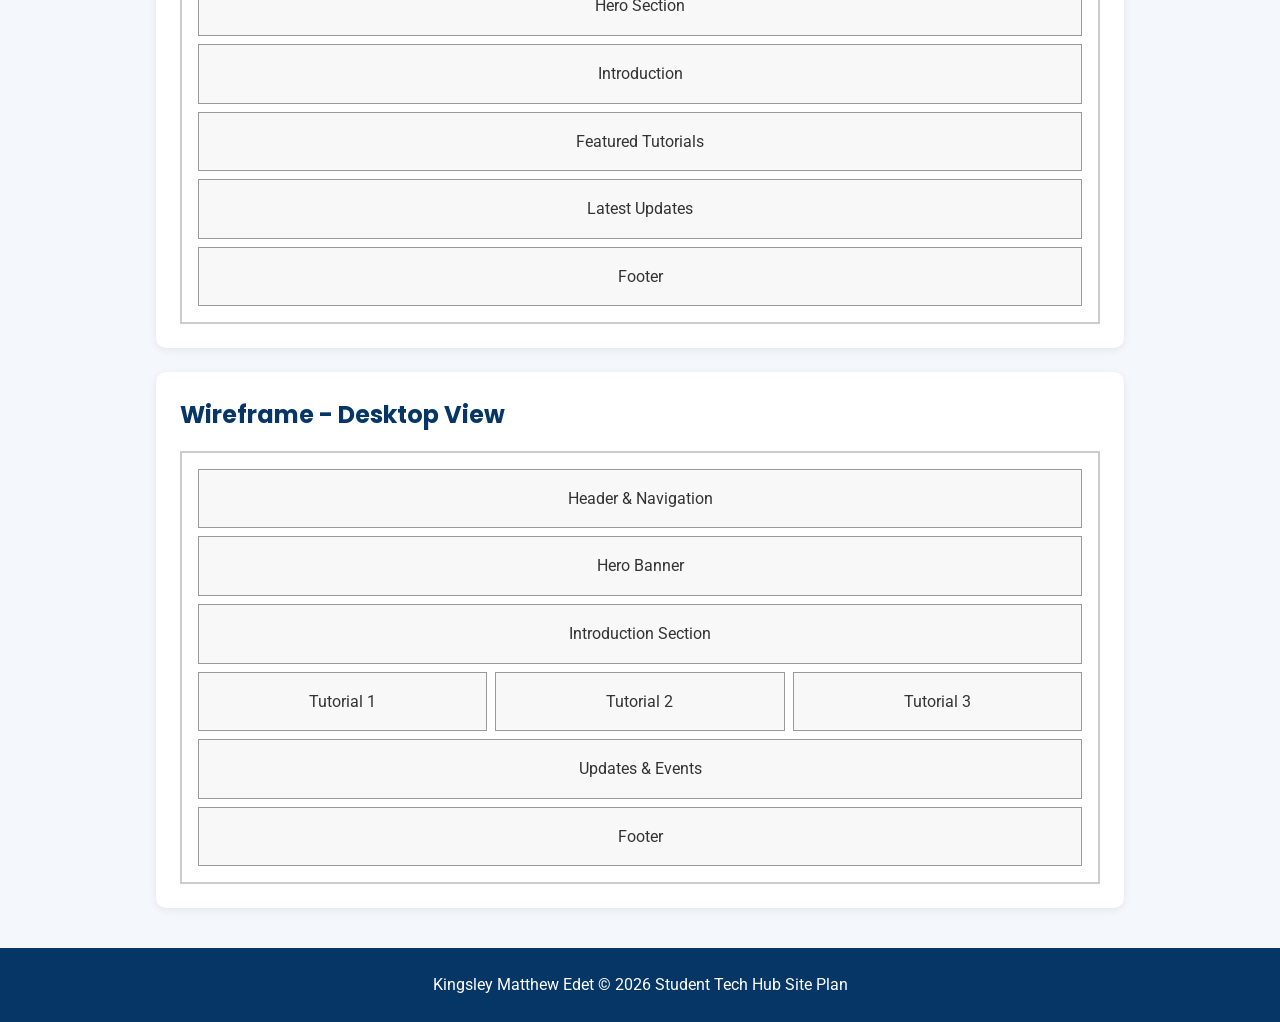
<file: project/site-plan.html>
<!DOCTYPE html>
<html lang="en">
<head>
    <meta charset="UTF-8">
    <meta name="author" content="Kingsley Matthew Edet">
    <meta name="viewport" content="width=device-width, initial-scale=1.0">
    <title>Student Tech Hub - Site Plan</title>

    <link rel="preconnect" href="https://fonts.googleapis.com">
    <link rel="preconnect" href="https://fonts.gstatic.com" crossorigin>
    <link href="https://fonts.googleapis.com/css2?family=Poppins:wght@400;600;700&family=Roboto:wght@400;500&display=swap" rel="stylesheet">

    <link rel="stylesheet" href="styles/site-plan.css">
    <link rel="icon" href="images/favicon.ico" type="image/x-icon">
</head>
<body>

<header>
    <h1>Student Tech Hub</h1>
    <p>Website Project Site Plan</p>
</header>

<main>

    <section>
        <h2>Site Name</h2>
        <p><strong>Student Tech Hub</strong></p>
        <p>
            This name represents a central learning platform where students can
            access web development tutorials, coding resources, digital skills
            training, and technology opportunities.
        </p>
    </section>

    <section>
        <h2>Site Purpose</h2>
        <p>
            Student Tech Hub provides educational resources for beginner
            programmers and technology enthusiasts. Visitors can explore coding
            tutorials, learning guides, community events, mentorship programs,
            and digital skill development opportunities.
        </p>
    </section>

    <section>
        <h2>Scenarios</h2>
        <ul>
            <li>What beginner programming tutorials are available for learning HTML, CSS, and JavaScript?</li>
            <li>How can I join technology events or mentorship programs?</li>
            <li>Which learning resources are best for students new to web development?</li>
            <li>How do I contact Student Tech Hub for support or collaboration?</li>
        </ul>
    </section>

    <section>
        <h2>Color Scheme</h2>

        <div class="colors">
            <div class="color-card blue">
                <h3>#0A66C2</h3>
                <p>Primary Color</p>
                <p>Header, Navigation, Buttons, Headings</p>
            </div>

            <div class="color-card orange">
                <h3>#C2410C</h3>
                <p>Accent Color</p>
                <p>Highlights, Hover Effects, Icons</p>
            </div>
        </div>
    </section>

    <section>
        <h2>Typography</h2>

        <div class="font-demo">
            <h3 class="heading-font">Poppins</h3>
            <p>Used for headings, navigation, and hero content.</p>

            <h3 class="body-font">Roboto</h3>
            <p>Used for body text, forms, and general content.</p>
        </div>
    </section>

    <section>
        <h2>Wireframe - Mobile View</h2>

        <div class="wireframe mobile">
            <div>Header</div>
            <div>Hero Section</div>
            <div>Introduction</div>
            <div>Featured Tutorials</div>
            <div>Latest Updates</div>
            <div>Footer</div>
        </div>
    </section>

    <section>
        <h2>Wireframe - Desktop View</h2>

        <div class="wireframe desktop">
            <div class="full">Header & Navigation</div>
            <div class="full">Hero Banner</div>
            <div class="full">Introduction Section</div>
            <div>Tutorial 1</div>
            <div>Tutorial 2</div>
            <div>Tutorial 3</div>
            <div class="full">Updates & Events</div>
            <div class="full">Footer</div>
        </div>
    </section>

</main>

<footer>
    <p>Kingsley Matthew Edet &copy; 2026 Student Tech Hub Site Plan</p>
</footer>

</body>
</html>
</file>
<file: finalproject/styles/base.css>
:root {
    --primary: #063665;
    --accent: #7A2706;
    --dark: #333;
    --light: #ffffff;
    --background: #f4f7fb;
}

* {
    margin: 0;
    padding: 0;
    box-sizing: border-box;
}

body {
    font-family: "Roboto", sans-serif;
    background: var(--background);
    color: var(--dark);
    line-height: 1.6;
}

/* HEADER */

header {
    background: var(--primary);
    color: var(--light);
    padding: 1rem;

    display: flex;
    justify-content: space-between;
    align-items: center;
    position: relative;
}

.logo h1 {
    font-family: "Poppins", sans-serif;
    font-size: 1.5rem;
}

.logo-wrapper {
    display: flex;
    align-items: center;
    gap: 1rem;
}

.logo-wrapper img {
    width: 70px;
    height: auto;
    border-radius: 8px;
}

.logo {
    width: 70px;
    height: auto;
}

.site-branding h2 {
    margin: 0;
    font-size: 2rem;
    color: var(--light);
}

.site-branding p {
    margin: 0.25rem 0 0;
    color: var(--light);
    font-size: 1rem;
}

#menu {
    margin-left: auto;
    background: none;
    border: none;
    color: var(--light);
    font-size: 2.2rem;
    cursor: pointer;
    padding: .25rem .5rem;
}

.navigation {
    list-style: none;
    display: none;

        position: absolute;
    top: 100%;
    left: 0;
    width: 100%;

    background: var(--primary);
}

.navigation a {
    display: block;
    padding: 1rem;
    color: var(--light);
    text-decoration: none;
}

.navigation a:hover {
    background: rgba(255,255,255,.2);
}

.active {
    background: rgba(255,255,255,.2);
}

.open {
    display: block;
}

/* HERO */

.hero {
    display: flex;
    flex-direction: column;
    background: var(--light);
    margin: 0;
    padding: 0;
}

.hero-text {
    padding: 2rem;
}

.hero-text h1 {
    font-size: 2.3rem;
    line-height: 1.2;
    color: var(--dark);
}

.hero-text h1 span {
    display: block;
    color: var(--primary);
}

.hero-text p {
    margin: 1.5rem 0;
    max-width: 500px;
}

.hero-buttons {
    display: flex;
    flex-wrap: wrap;
    gap: 1rem;
}

.primary-btn,.secondary-btn {
    display: inline-block;
    padding: .9rem 1.5rem;
    border-radius: 8px;
    text-decoration: none;
    font-weight: 600;
}

.primary-btn {
    background: var(--accent);
    color: var(--light);
}

.secondary-btn {
    border: 2px solid var(--primary);
    color: var(--primary);
}

.hero-image img {
    width: 100%;
    height: 100%;
    display: block;
    object-fit: cover;
    border-radius: 15px;
}

/* HOME GRID */

.home-grid,
.bottom-grid {
    display: grid;
    gap: 1.5rem;
    margin: 1.5rem;
}

.about,
.featured,
.stats,
.updates {
    background: var(--light);
    border-radius: 12px;
    padding: 1.5rem;
}

.learn-more {
    display: inline-block;
    margin-top: 1rem;
    text-decoration: none;
    color: var(--primary);
    font-weight: 600;
}


/* SECTIONS */

section {
    background: var(--light);
    margin: 1rem;
    padding: 1.5rem;
    border-radius: 10px;
}

h2 {
    color: var(--primary);
    margin-bottom: 1rem;
    font-family: "Poppins", sans-serif;
}

/* CARDS */

.cards {
    display: grid;
    gap: 1rem;
}

.card {
    background: var(--background);
    padding: 1.25rem;
    border-radius: 10px;
    border: 1px solid var(--light);
}

.card a {
    display: inline-block;
    margin-top: 1rem;
    text-decoration: none;
    color: var(--primary);
    font-weight: 600;
}

/* STATS */

.stats-grid {
    display: grid;
    gap: 1rem;
}

.stat {
    background: var(--background);
    padding: 1rem;
    text-align: center;
    border-radius: 10px;
}

.stat span {
    font-size: 2rem;
    font-weight: 700;
    color: var(--primary);
}

.visually-hidden {
    position: absolute;
    width: 1px;
    height: 1px;
    padding: 0;
    margin: -1px;
    overflow: hidden;
    clip: rect(0, 0, 0, 0);
    white-space: nowrap;
    border: 0;
}

/* FOOTER */

footer {
    background: var(--primary);
    color: var(--light);
    margin-top: 3rem;
}

.footer-grid {
    display: grid;
    gap: 2rem;
    padding: 3rem 2rem;
}

.footer-grid h3 {
    color: var(--primary);
    margin-bottom: 1rem;
}

.footer-grid p,
.footer-grid a {
    color: var(--primary);
}

.footer-grid ul {
    list-style: none;
    padding: 0;
}

.footer-grid li {
    margin-bottom: .75rem;
}

.footer-grid a {
    text-decoration: none;
}

.footer-grid a:hover {
    color: var(--accent);
}

.footer-bottom {
    border-top: 1px solid rgba(255,255,255,.15);
    text-align: center;
    padding: 1rem;
}
</file>
<file: finalproject/styles/larger.css>
@media only screen and (min-width: 768px) {

    header {
        display: flex;
        justify-content: space-between;
        align-items: center;
    }

    #menu {
        display: none;
    }

    .navigation {
        display: flex !important;
        position: static;
        width: auto;
        background: transparent;
        gap: 1rem;
    }

    .navigation a {
        padding: .5rem 1rem;
    }

    main {
        max-width: 1200px;
        margin: 0 auto;
    }

    .hero {
        display: grid;
        grid-template-columns: 1fr 1fr;
        align-items: center;
        min-height: 550px;
    }

    .hero-image img {
        width: 100%;
        height: 100%;
        object-fit: cover;
        border-radius: 20px;
        box-shadow: 0 10px 30px rgba(0,0,0,0.15);
    }

    .hero-text {
        padding: 4rem;
    }

    .hero-text h2 {
        font-size: 4rem;
    }

    .home-grid {
        grid-template-columns: 1fr 2fr;
    }

    .cards {
        grid-template-columns: repeat(3, 1fr);
    }

    .bottom-grid {
        grid-template-columns: 1fr 1fr;
    }

    .stats-grid {
        grid-template-columns: repeat(3, 1fr);
    }

    .footer-grid {
    grid-template-columns: 2fr 1fr 1fr;
}

.tutorial-grid {
    grid-template-columns: repeat(auto-fit, minmax(300px, 1fr));
}
}
</file>
<file: finalproject/styles/attributions.css>
/* =========================
ATTRIBUTIONS PAGE STYLES
Student Tech Hub
========================= */

/* Page layout */
main {
max-width: 1000px;
margin: 2rem auto;
padding: 1rem;
}

/* Page title */
h1 {
font-family: "Poppins", sans-serif;
color: var(--primary);
font-size: 2.2rem;
margin-bottom: 1.5rem;
text-align: center;
}

/* Lists */
ul {
list-style: none;
padding: 0;
}

li {
padding: 0.5rem 0;
border-bottom: 1px solid #eee;
}

/* Links */
a {
color: var(--primary);
text-decoration: none;
font-weight: 500;
}

a:hover {
color: var(--accent);
text-decoration: underline;
}
</file>
<file: finalproject/styles/community.css>
.community-hero {
    display: grid;
    gap: 2rem;
    align-items: center;
    padding: 4rem 1rem;
    background: linear-gradient(135deg, var(--primary), var(--accent));
    color: var(--light);
}

.hero-content h1 {
    font-size: 2.5rem;
    margin-bottom: 1rem;
}

.hero-content p {
    line-height: 1.8;
    margin-bottom: 1.5rem;
}

.join-primary-btn {
    display: inline-block;
    background: var(--background);
    color: var(--primary);
    padding: .8rem 1.5rem;
    border-radius: 8px;
    text-decoration: none;
    font-weight: 600;
}

.join-primary-btn:hover {
    transform: translateY(-3px);
}

.welcome-section {
    text-align: center;
    padding: 2rem 1rem;
}

.stats-section {
    display: grid;
    grid-template-columns: repeat(auto-fit,minmax(180px,1fr));
    gap: 1rem;
    padding: 2rem;
}

.stat-card {
    background: var(--background);
    padding: 2rem;
    text-align: center;
    border-radius: 12px;
    box-shadow: 0 3px 12px rgba(0,0,0,.08);
}

.stat-card h2 {
    color: var(--primary);
    font-size: 2rem;
}

.events-section,
.membership-section {
    padding: 3rem 1rem;
}

.section-heading {
    text-align: center;
    margin-bottom: 2rem;
}

.event-grid {
    display: grid;
    grid-template-columns: repeat(auto-fit,minmax(280px,1fr));
    gap: 1.5rem;
}

.event-card {
    background: var(--background);
    padding: 1.5rem;
    border-radius: 15px;
    box-shadow: 0 3px 12px rgba(0,0,0,.08);
}

.event-card h3 {
    color: var(--primary);
}

.event-secondary-btn {
    margin-top: 1rem;
    background: var(--primary);
    color: var(--light);
    border: none;
    padding: .8rem 1rem;
    border-radius: 8px;
    cursor: pointer;
    transition: .3s;
}

.event-secondary-btn:hover {
    background: var(--primary);
}

.membership-form {
    max-width: 700px;
    margin: auto;
    display: grid;
    gap: 1rem;
}

.membership-form label {
    display: grid;
    gap: .5rem;
    font-weight: 600;
}

.membership-form input,
.membership-form select {
    padding: .9rem;
    border: 1px solid var(--light);
    border-radius: 8px;
}

.membership-form button {
    background: var(--primary);
    color: var(--light);
    border: none;
    padding: 1rem;
    border-radius: 8px;
    cursor: pointer;
}

.membership-form button:hover {
    background: var(--primary);
}

dialog {
    border: none;
    border-radius: 15px;
    max-width: 500px;
    padding: 2rem;
}

dialog::backdrop {
    background: rgba(0,0,0,.65);
}

#closeModal {
    margin-top: 1rem;
    background: var(--primary);
    color: var(--light);
    border: none;
    padding: .7rem 1rem;
    border-radius: 8px;
}
</file>
<file: finalproject/styles/resources.css>
.page-hero {
    text-align: center;
    padding: 3rem 1rem;
}

.search-section {
    text-align: center;
    margin-bottom: 2rem;
}

#search {
    width: min(500px, 90%);
    padding: .8rem;
    border: 1px solid var(--background);
    border-radius: 8px;
}


.tutorial-card {
    background: var(--light);
    border-radius: 12px;
    padding: 1.5rem;
    box-shadow: 0 2px 8px rgba(0,0,0,.1);
    transition: .3s;
}

.tutorial-card h3 {
    margin-bottom: .5rem;
}

.tutorial-actions {
    display: flex;
    gap: 1rem;
    margin-top: 1rem;
}

.tutorial-actions button {
    cursor: pointer;
}

.resources-hero {
    background: linear-gradient(135deg, var(--primary), var(--accent));
    color: var(--light);
    text-align: center;
    padding: 4rem 1rem;
}

.hero-content {
    max-width: 800px;
    margin: 0 auto;
}

.resources-hero h1 {
    font-size: 2.8rem;
    margin-bottom: 1rem;
}

.resources-hero p {
    line-height: 1.7;
    margin-bottom: 2rem;
}

.resources-hero input {
    width: min(500px, 90%);
    padding: 1rem;
    border-radius: 10px;
    border: none;
    font-size: 1rem;
}

.saved-bar {
    background: var(--background);
    max-width: 1200px;
    margin: 2rem auto;
    padding: 1rem;
    text-align: center;
    border-radius: 12px;
    box-shadow: 0 2px 10px rgba(0,0,0,.08);
}

.category-section {
    text-align: center;
    padding: 1rem;
}

.categories {
    display: flex;
    justify-content: center;
    flex-wrap: wrap;
    gap: .8rem;
    margin-top: 1rem;
}

.category-tag {
    background: var(--background);
    color: var(--primary);
    padding: .7rem 1rem;
    border-radius: 30px;
    font-weight: 600;
}

.resources-heading {
    text-align: center;
    margin: 2rem 0;
}

.tutorial-grid {
    max-width: 1200px;
    margin: auto;
    display: grid;
    grid-template-columns: repeat(auto-fit, minmax(320px, 1fr));
    gap: 1.5rem;
    padding: 2rem;
}

.tutorial-card:hover {
    transform: translateY(-6px);
    box-shadow: 0 10px 25px rgba(0,0,0,.15);
}

.badge {
    display: inline-block;
    background: var(--background);
    color: var(--primary);
    padding: .4rem .8rem;
    border-radius: 20px;
    margin-bottom: .8rem;
    font-size: .85rem;
    font-weight: 600;
}

.details-btn {
    background: var(--primary);
    color: var(--light);
    border: none;
    padding: .75rem 1rem;
    border-radius: 8px;
    cursor: pointer;
}

.save-btn {
    background: var(--light);
    color: var(--accent);
    border: 2px solid var(--accent);
    padding: .75rem 1rem;
    border-radius: 8px;
    cursor: pointer;
    transition: all 0.3s ease;
}

.save-btn:hover {
    background: var(--accent);
    color: var(--light);
    transform: translateY(-2px);
    box-shadow: 0 4px 12px rgba(255, 107, 53, 0.3);
}

.save-btn:active {
    transform: translateY(0);
}
</file>
<file: project/styles/site-plan.css>
:root {
    --primary: #063665;
    --accent: #7A2706;
    --dark: #333;
    --light: #ffffff;
    --background: #f4f7fb;
}

* {
    margin: 0;
    padding: 0;
    box-sizing: border-box;
}

body {
    font-family: 'Roboto', sans-serif;
    background: var(--background);
    color: var(--dark);
    line-height: 1.6;
}

header {
    background: var(--primary);
    color: white;
    text-align: center;
    padding: 2rem;
}

h1, h2, h3 {
    font-family: 'Poppins', sans-serif;
}

main {
    max-width: 1000px;
    margin: 0 auto;
    padding: 1rem;
}

section {
    background: white;
    margin: 1.5rem 0;
    padding: 1.5rem;
    border-radius: 10px;
    box-shadow: 0 2px 8px rgba(0,0,0,.08);
}

h2 {
    color: var(--primary);
    margin-bottom: 1rem;
}

.colors {
    display: grid;
    gap: 1rem;
}

.color-card {
    padding: 1rem;
    color: white;
    border-radius: 8px;
}

.blue {
    background: var(--primary);
    color: #FFFFFF;
}

.orange {
    background: var(--accent);
    color: #FFFFFF;
}

.font-demo h3 {
    margin-top: 1rem;
}

.heading-font {
    font-family: 'Poppins', sans-serif;
}

.body-font {
    font-family: 'Roboto', sans-serif;
}

.wireframe {
    border: 2px solid #ccc;
    padding: 1rem;
}

.mobile {
    display: flex;
    flex-direction: column;
    gap: .5rem;
}

.mobile div,
.desktop div {
    border: 1px solid #999;
    padding: 1rem;
    text-align: center;
    background: #f8f8f8;
}

.desktop {
    display: grid;
    grid-template-columns: repeat(3, 1fr);
    gap: .5rem;
}

.full {
    grid-column: 1 / -1;
}

footer {
    text-align: center;
    padding: 1.5rem;
    background: var(--primary);
    color: white;
}

@media (max-width: 700px) {
    .desktop {
        grid-template-columns: 1fr;
    }

    .full {
        grid-column: auto;
    }
}
</file>
